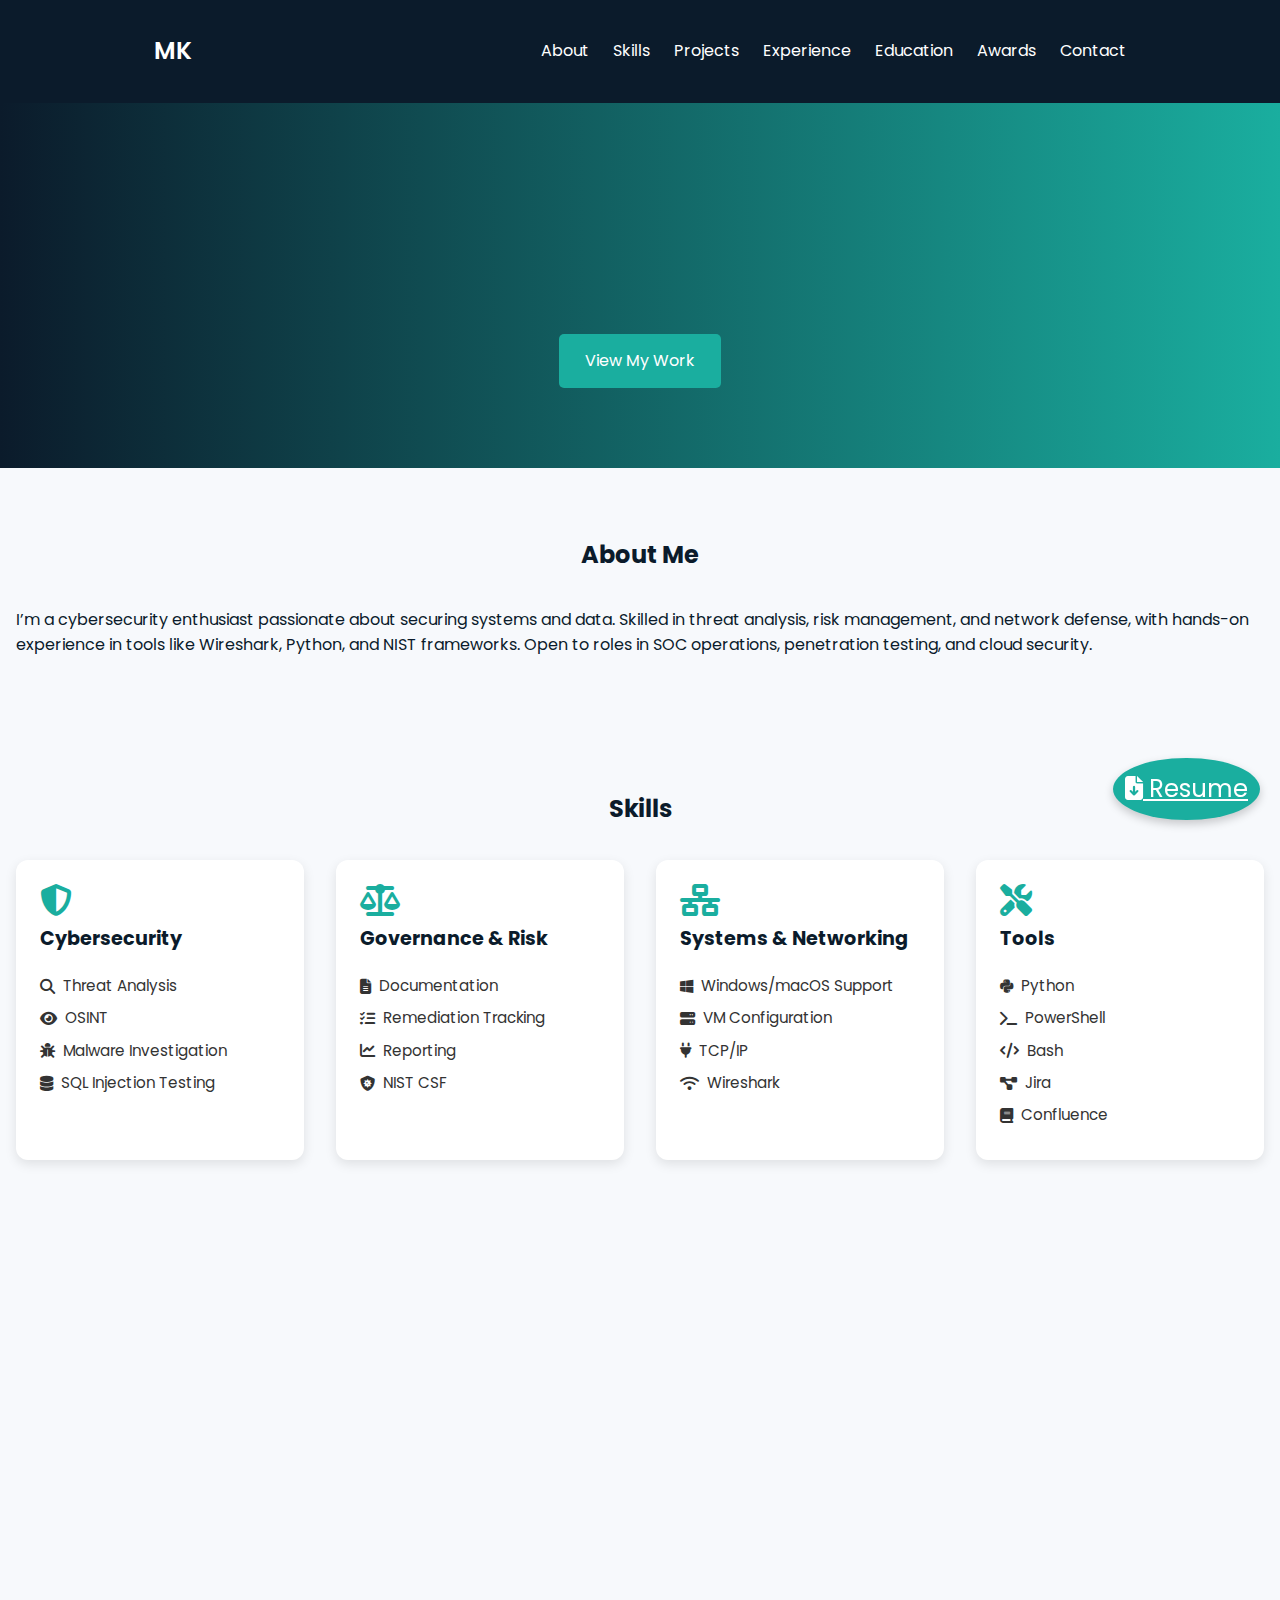
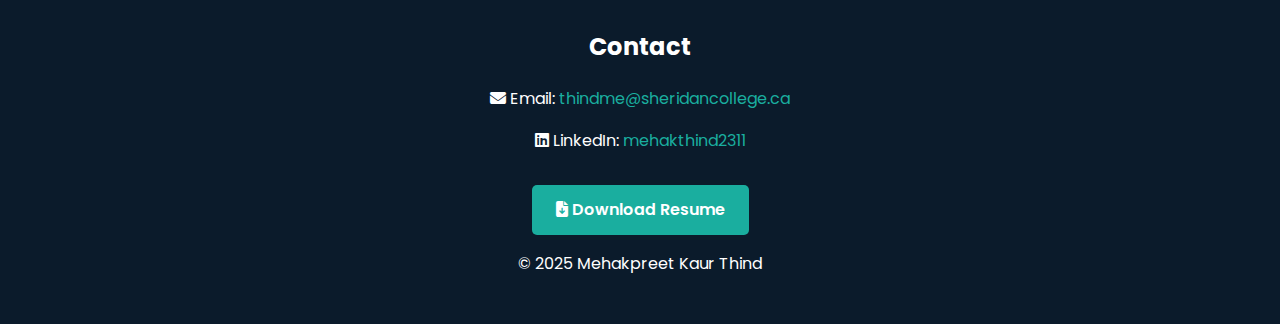
<file: index.html>
<!doctype html>
<html lang="en">
<head>
  <meta charset="UTF-8" />
  <meta name="viewport" content="width=device-width, initial-scale=1.0" />
  <title>Mehakpreet Kaur Thind — Cybersecurity Portfolio</title>
  <!-- Google Fonts -->
  <link href="https://fonts.googleapis.com/css2?family=Poppins:wght@400;600&display=swap" rel="stylesheet">
  <!-- Font Awesome Icons -->
  <link rel="stylesheet" href="https://cdnjs.cloudflare.com/ajax/libs/font-awesome/6.4.0/css/all.min.css">
  <!-- External CSS -->
  <link rel="stylesheet" href="css/styles.css" />
  <button class="nav-toggle" aria-label="Toggle navigation">
  <i class="fas fa-bars"></i>
  </button>
  <!-- Inline additions required for modals and timeline -->
  <style>
    /* Timeline styling (adds the vertical line and markers) */
    .timeline {
      position: relative;
      margin: 2rem 0;
      padding-left: 2rem;
      border-left: 3px solid var(--primary);
    }
    .timeline-item {
      margin-bottom: 2rem;
      position: relative;
    }
    .timeline-item::before {
      content: '';
      position: absolute;
      left: -11px;
      top: 0.4rem;
      width: 15px;
      height: 15px;
      background: var(--primary);
      border-radius: 50%;
      box-shadow: 0 0 0 3px rgba(26,174,159,0.2);
    }

    /* Modal base */
    .modal {
      display: none; /* Hidden by default */
      position: fixed;
      z-index: 2000;
      left: 0;
      top: 0;
      width: 100%;
      height: 100%;
      overflow-y: auto;
      background: rgba(0,0,0,0.6);
      animation: fadeIn 0.2s ease;
      padding: 1rem;
    }

    /* Modal content */
    .modal-content {
      background: white;
      margin: 5% auto;
      padding: 2rem;
      border-radius: 10px;
      max-width: 800px;
      box-shadow: 0 8px 30px rgba(0,0,0,0.25);
      animation: slideUp 0.3s ease;
    }

    .modal-content h2 {
      margin-top: 0;
      color: var(--primary);
    }

    .modal-content ul {
      margin-left: 1rem;
    }

    .close {
      float: right;
      font-size: 1.5rem;
      cursor: pointer;
      color: var(--dark);
      line-height: 1;
    }

    .close:hover {
      color: var(--primary);
    }

    /* Optional: Previous/Next inside modals (hidden unless added later) */
    .modal-nav {
      display: flex;
      justify-content: space-between;
      margin-top: 1.5rem;
    }
    .modal-nav .btn {
      padding: 0.5rem 1rem;
    }

    @keyframes slideUp {
      from { transform: translateY(40px); opacity: 0; }
      to { transform: translateY(0); opacity: 1; }
    }
  </style>
</head>

<body>
  <!-- Navigation -->
  <header class="navbar">
    <div class="container">
      <h1 class="logo">MK</h1>
      <nav>
        <ul class="nav-links">
          <li><a href="#about">About</a></li>
          <li><a href="#skills">Skills</a></li>
          <li><a href="#projects">Projects</a></li>
          <li><a href="#experience">Experience</a></li>
          <li><a href="#education">Education</a></li>
          <li><a href="#awards">Awards</a></li>
          <li><a href="#contact">Contact</a></li>
        </ul>
      </nav>
    </div>
  </header>

  <!-- Hero Section -->
  <section class="hero">
    <div class="container hero-content">
      <h2 class="fade-in">Hello, I’m <span>Mehakpreet Kaur Thind</span></h2>
      <p class="fade-in-delay">Cybersecurity student specializing in threat analysis, OSINT, and risk documentation.</p>
      <a href="#projects" class="btn">View My Work</a>
    </div>
  </section>

  <!-- About -->
  <section id="about" class="section">
    <div class="container">
      <h2>About Me</h2>
      <p>I’m a cybersecurity enthusiast passionate about securing systems and data. Skilled in threat analysis, risk management, and network defense, with hands-on experience in tools like Wireshark, Python, and NIST frameworks. Open to roles in SOC operations, penetration testing, and cloud security.</p>
    </div>
  </section>

  <!-- Skills -->
  <section id="skills" class="section">
    <div class="container">
      <h2>Skills</h2>
      <div class="grid skills-grid">
        <div class="skill-card">
          <i class="fas fa-shield-alt fa-2x"></i>
          <h3>Cybersecurity</h3>
          <p><i class="fas fa-search"></i> Threat Analysis</p>
          <p><i class="fas fa-eye"></i> OSINT</p>
          <p><i class="fas fa-bug"></i> Malware Investigation</p>
          <p><i class="fas fa-database"></i> SQL Injection Testing</p>
        </div>
        <div class="skill-card">
          <i class="fas fa-balance-scale fa-2x"></i>
          <h3>Governance & Risk</h3>
          <p><i class="fas fa-file-alt"></i> Documentation</p>
          <p><i class="fas fa-tasks"></i> Remediation Tracking</p>
          <p><i class="fas fa-chart-line"></i> Reporting</p>
          <p><i class="fas fa-shield-virus"></i> NIST CSF</p>
        </div>
        <div class="skill-card">
          <i class="fas fa-network-wired fa-2x"></i>
          <h3>Systems & Networking</h3>
          <p><i class="fab fa-windows"></i> Windows/macOS Support</p>
          <p><i class="fas fa-server"></i> VM Configuration</p>
          <p><i class="fas fa-plug"></i> TCP/IP</p>
          <p><i class="fas fa-wifi"></i> Wireshark</p>
        </div>
        <div class="skill-card">
          <i class="fas fa-tools fa-2x"></i>
          <h3>Tools</h3>
          <p><i class="fab fa-python"></i> Python</p>
          <p><i class="fas fa-terminal"></i> PowerShell</p>
          <p><i class="fas fa-code"></i> Bash</p>
          <p><i class="fas fa-project-diagram"></i> Jira</p>
          <p><i class="fas fa-book"></i> Confluence</p>
        </div>
      </div>
    </div>
  </section>

  <!-- Projects -->
  <section id="projects" class="section">
    <div class="container">
      <h2>Projects</h2>
      <div class="grid">
        <div class="card">
          <i class="fas fa-envelope-open-text fa-2x"></i>
          <h3>PhishDiff</h3>
          <p>AI-based phishing detection tool using Python, FastAPI, and OSINT.</p>
          <button class="btn small" data-modal="phishdiffModal">Read more</button>
        </div>
        <div class="card">
          <i class="fas fa-network-wired fa-2x"></i>
          <h3>Network Traffic Analysis</h3>
          <p>Investigated suspicious activity using Wireshark, Event Viewer, and Registry data.</p>
          <button class="btn small" data-modal="networkModal">Read more</button>
        </div>
        <div class="card">
          <i class="fas fa-database fa-2x"></i>
          <h3>SQL Injection Testing</h3>
          <p>Performed SQL injection tests and documented remediation steps in Jira/Confluence.</p>
          <button class="btn small" data-modal="sqlModal">Read more</button>
        </div>
      </div>
    </div>
  </section>

  <!-- Experience -->
  <section id="experience" class="section">
    <div class="container">
      <h2>Experience</h2>
      <div class="timeline">
        <div class="timeline-item fade-in">
          <h3><i class="fas fa-chalkboard-teacher"></i> Applied Computing Tutor</h3>
          <span class="date">Sheridan College — 2025</span>
          <ul>
            <li>Guided 20+ students in configuring VMs and troubleshooting networks.</li>
            <li>Adapted teaching methods for learners with ADHD, improving confidence and structure.</li>
            <li>Delivered support via MS Teams, Virtual Classroom, and in-person sessions.</li>
          </ul>
        </div>
        <div class="timeline-item fade-in-delay">
          <h3><i class="fas fa-tools"></i> Technologist, FAAD</h3>
          <span class="date">Sheridan College — 2025</span>
          <ul>
            <li>Automated software deployment and inventory tracking with PowerShell/Bash scripts.</li>
            <li>Managed end-of-life asset testing, repair, and auction preparation.</li>
            <li>Supported faculty with Windows/macOS setup and troubleshooting.</li>
          </ul>
        </div>
        <div class="timeline-item fade-in-delay">
          <h3><i class="fas fa-warehouse"></i> Office Administrative Assistant</h3>
          <span class="date">Stargate Logistics — 2020–2022</span>
          <ul>
            <li>Tracked equipment and updated records across multiple locations.</li>
            <li>Responded promptly to staff requests, ensuring smooth logistics operations.</li>
          </ul>
        </div>
      </div>
    </div>
  </section>

  <!-- Education -->
  <section id="education" class="section">
    <div class="container">
      <h2>Education & Certifications</h2>
      <div class="grid">
        <div class="card">
          <i class="fas fa-university fa-2x"></i>
          <h3>Honours Bachelor of Information Sciences</h3>
          <p>Sheridan College, Oakville, ON (2022–Present)</p>
        </div>
        <div class="card">
          <i class="fas fa-certificate fa-2x"></i>
          <h3>CompTIA Security+ (SY0-701)</h3>
          <p>Completed April 2025</p>
        </div>
        <div class="card">
          <i class="fas fa-graduation-cap fa-2x"></i>
          <h3>Computer Engineering Technician Diploma</h3>
          <p>Sheridan College, Brampton, ON (2018–2019)</p>
        </div>
        <div class="card">
          <i class="fas fa-globe fa-2x"></i>
          <h3>COIL Certificate of Participation</h3>
          <p>Recognized for international teamwork and cross-cultural collaboration</p>
        </div>
      </div>
    </div>
  </section>

  <!-- Awards -->
  <section id="awards" class="section">
    <div class="container">
      <h2>Awards</h2>
      <ul>
        <li><strong>Nominee – Sheridan College Co-op/WIL Exceptional Student Award</strong><br>
          Recognized by supervisors for outstanding performance during work placement and considered for provincial/national-level nomination.
        </li>
      </ul>
    </div>
  </section>

  <!-- Contact -->
  <footer id="contact" class="footer">
    <div class="container">
      <h2>Contact</h2>
      <p><i class="fas fa-envelope"></i> Email: <a href="mailto:thindme@sheridancollege.ca">thindme@sheridancollege.ca</a></p>
      <p><i class="fab fa-linkedin"></i> LinkedIn: <a href="https://www.linkedin.com/in/mehakthind2311/">mehakthind2311</a></p>
      <a href="assets/Mehakpreet_Resume.pdf" class="btn resume" target="_blank" aria-label="Download resume">
        <i class="fas fa-file-download"></i> Download Resume
      </a>
      <p>&copy; 2025 Mehakpreet Kaur Thind</p>
    </div>
  </footer>

  <!-- Scroll to top button -->
  <button id="scrollTopBtn" title="Go to top" aria-label="Scroll to top">
    <i class="fas fa-arrow-up"></i>
  </button>

  <!-- Floating resume shortcut -->
  <a href="assets/Mehakpreet_Resume.pdf" class="floating-resume" target="_blank" aria-label="Open resume">
    <i class="fas fa-file-download"></i> Resume
  </a>

  <!-- Project Modals -->
  <!-- PhishDiff Modal -->
  <div id="phishdiffModal" class="modal" aria-hidden="true" role="dialog" aria-label="PhishDiff details">
    <div class="modal-content">
      <span class="close" aria-label="Close modal">&times;</span>
      <h2>PhishDiff</h2>
      <p>PhishDiff is an AI-based phishing detection tool built with Python and FastAPI. It leverages OSINT sources to identify suspicious email patterns and provides real-time alerts.</p>
      <ul>
        <li>Developed detection models using scikit-learn</li>
        <li>Integrated FastAPI for RESTful endpoints</li>
        <li>Used OSINT feeds for phishing indicators</li>
      </ul>
    </div>
  </div>

  <!-- Network Traffic Analysis Modal -->
  <div id="networkModal" class="modal" aria-hidden="true" role="dialog" aria-label="Network analysis details">
    <div class="modal-content">
      <span class="close" aria-label="Close modal">&times;</span>
      <h2>Network Traffic Analysis</h2>
      <p>Investigated suspicious activity using Wireshark, Event Viewer, and Registry data to identify anomalies and potential threats.</p>
      <ul>
        <li>Captured and analyzed packets with Wireshark</li>
        <li>Reviewed Windows Event Viewer logs for unusual activity</li>
        <li>Examined registry entries for persistence mechanisms</li>
      </ul>
    </div>
  </div>

  <!-- SQL Injection Testing Modal -->
  <div id="sqlModal" class="modal" aria-hidden="true" role="dialog" aria-label="SQL injection details">
    <div class="modal-content">
      <span class="close" aria-label="Close modal">&times;</span>
      <h2>SQL Injection Testing</h2>
      <p>Performed SQL injection tests on vulnerable applications and documented remediation steps in Jira/Confluence.</p>
      <ul>
        <li>Identified SQL injection vulnerabilities in test environments</li>
        <li>Executed payloads to demonstrate data exposure risks</li>
        <li>Collaborated with developers to patch and retest</li>
      </ul>
    </div>
  </div>

  <!-- Scripts -->
  <script>
    // Scroll to top button behavior
    const scrollBtn = document.getElementById("scrollTopBtn");
    window.addEventListener('scroll', () => {
      if (document.body.scrollTop > 300 || document.documentElement.scrollTop > 300) {
        scrollBtn.classList.add("show");
      } else {
        scrollBtn.classList.remove("show");
      }
    });
    scrollBtn.addEventListener('click', () => {
      window.scrollTo({ top: 0, behavior: 'smooth' });
    });

    // Intersection Observer to reveal sections
    const sections = document.querySelectorAll('.section');
    const observer = new IntersectionObserver(entries => {
      entries.forEach(entry => {
        if (entry.isIntersecting) entry.target.classList.add('show');
      });
    }, { threshold: 0.2 });
    sections.forEach(sec => observer.observe(sec));

    // Modal controls
    const modalButtons = document.querySelectorAll('[data-modal]');
    const modals = document.querySelectorAll('.modal');
    const closes = document.querySelectorAll('.close');

    // Open modal
    modalButtons.forEach(btn => {
      btn.addEventListener('click', () => {
        const modalId = btn.getAttribute('data-modal');
        const modal = document.getElementById(modalId);
        if (modal) {
          modal.style.display = 'block';
          modal.setAttribute('aria-hidden', 'false');
          // Prevent body scroll when modal open
          document.body.style.overflow = 'hidden';
        }
      });
    });

    // Close modal via close button
    closes.forEach(close => {
      close.addEventListener('click', () => {
        const modal = close.closest('.modal');
        modal.style.display = 'none';
        modal.setAttribute('aria-hidden', 'true');
        document.body.style.overflow = '';
      });
    });

    // Close modal when clicking outside content
    window.addEventListener('click', e => {
      modals.forEach(modal => {
        if (e.target === modal) {
          modal.style.display = 'none';
          modal.setAttribute('aria-hidden', 'true');
          document.body.style.overflow = '';
        }
      });
    });

    // Close with Escape key
    window.addEventListener('keydown', e => {
      if (e.key === 'Escape') {
        modals.forEach(modal => {
          if (modal.style.display === 'block') {
            modal.style.display = 'none';
            modal.setAttribute('aria-hidden', 'true');
            document.body.style.overflow = '';
          }
        });
      }
    });
    const navToggle = document.querySelector('.nav-toggle');
    const navLinks = document.querySelector('.nav-links');
    navToggle.addEventListener('click', () => {
    navLinks.classList.toggle('show');
    });
  </script>
</body>
</html>
</file>
<file: css/styles.css>
/* Global styles */
:root {
  --primary: #1aae9f;
  --dark: #0b1b2b;
  --light: #f7f9fc;
}

body {
  font-family: 'Poppins', sans-serif;
  margin: 0;
  background: var(--light);
  color: var(--dark);
  line-height: 1.6;
}

/* Navbar */
.navbar {
  background: var(--dark);
  color: white;
  padding: 1rem 0;
}
.navbar .container {
  display: flex;
  justify-content: space-around;
  align-items: center;
}
.logo {
  font-weight: 600;
  font-size: 1.5rem;
}
.nav-links {
  list-style: none;
  display: flex;
  gap: 1.5rem;
}
.nav-links a {
  color: white;
  text-decoration: none;
  transition: color 0.3s;
}
.nav-links a:hover {
  color: var(--primary);
}
.nav-toggle {
  display: none;
  background: none;
  border: none;
  color: white;
  font-size: 1.5rem;
  cursor: pointer;
}

@media (max-width: 768px) {
  .nav-toggle {
    display: block;
  }
  .nav-links {
    display: none;
    flex-direction: column;
    background: var(--dark);
    position: absolute;
    top: 60px;
    right: 20px;
    padding: 1rem;
    border-radius: 8px;
  }
  .nav-links.show {
    display: flex;
  }
}
/* Hero */
.hero {
  background: linear-gradient(to right, var(--dark), var(--primary));
  color: white;
  padding: 5rem 1rem;
  text-align: center;
  background-size: cover
}
.hero h2 span {
  color: var(--light);
}
.hero-content {
  max-width: 90%;
  margin: 0 auto;
}
.hero h2 {
  font-size: 1.8rem;
}
.hero p {
  font-size: 1rem;
}
.btn {
  display: inline-block;
  margin-top: 1rem;
  padding: 0.75rem 1.5rem;
  background: var(--primary);
  color: white;
  border-radius: 5px;
  text-decoration: none;
  transition: transform 0.3s ease, background 0.3s ease;
}
.btn:hover {
  background: #148f82;
  transform: scale(1.05);
}

.btn.resume {
  display: inline-block;
  margin-top: 1rem;
  padding: 0.75rem 1.5rem;
  background: var(--primary);
  color: white;
  font-weight: 600;
  border-radius: 5px;
  text-decoration: none;
  transition: background 0.3s ease;
}
.btn.resume:hover {
  background: #148f82;
}


.floating-resume {
  position: fixed;
  bottom: 80px; /* Above scroll-to-top button */
  right: 20px;
  background: var(--primary);
  color: white;
  font-size: 1.5rem;
  padding: 0.75rem;
  border-radius: 50%;
  text-align: center;
  box-shadow: 0 4px 10px rgba(0,0,0,0.2);
  z-index: 1000;
  transition: transform 0.3s ease, background 0.3s ease;
}
.floating-resume:hover {
  background: #148f82;
  transform: scale(1.1);
}

@keyframes pulse {
  0%, 100% { transform: scale(1); }
  50% { transform: scale(1.1); }
}
.floating-resume {
  animation: pulse 2s infinite;
  
  bottom: 80px; /* Higher button */
  right: 20px;

}


/* Sections */
.section {
  padding: 3rem 1rem;
}
.section h2 {
  text-align: center;
  margin-bottom: 2rem;
}

/* Grid for projects */
.grid {
  display: grid;
  grid-template-columns: repeat(auto-fit, minmax(250px, 1fr));
  gap: 1.5rem;
}
.card {
  background: white;
  padding: 1.5rem;
  border-radius: 8px;
  box-shadow: 0 4px 10px rgba(0,0,0,0.1);
  transition: transform 0.3s;
}
.card:hover {
  /* transform: translateY(-5px); */
  
  transform: translateY(-10px) scale(1.02);
  box-shadow: 0 8px 20px rgba(0,0,0,0.2)

}
.skills-grid {
  display: grid;
  grid-template-columns: repeat(auto-fit, minmax(280px, 1fr));
  gap: 2rem;
}

.skill-card {
  background: white;
  padding: 1.5rem;
  border-radius: 12px;
  box-shadow: 0 4px 12px rgba(0,0,0,0.1);
  transition: transform 0.3s, box-shadow 0.3s;
  position: relative;
  overflow: hidden;
}

.skill-card:hover {
  transform: translateY(-10px) scale(1.02);
  box-shadow: 0 8px 24px rgba(0,0,0,0.2);
}

.skill-card i.fa-2x {
  color: var(--primary);
  margin-bottom: 0.5rem;
}

.skill-card h3 {
  margin-top: 0;
  font-size: 1.2rem;
  color: var(--dark);
}

.skill-card p {
  margin: 0.5rem 0;
  font-size: 0.95rem;
  display: flex;
  align-items: center;
  gap: 0.5rem;
  color: #333;
}

/* Footer */
.footer {
  background: var(--dark);
  color: white;
  text-align: center;
  padding: 2rem 1rem;
}
.footer a {
  color: var(--primary);
  text-decoration: none;
}
.footer a:hover {
  text-decoration: underline;
}

/* Responsive */
@media (max-width: 768px) {
  .nav-links {
    flex-direction: column;
    gap: 0.5rem;
  }
}


#scrollTopBtn {
  position: fixed;
  bottom: 100px;
  right: 100px;
  background: var(--primary);
  color: white;
  border: none;
  padding: 0.75rem;
  border-radius: 50%;
  cursor: pointer;
  font-size: 1.2rem;
  opacity: 0;
  visibility: hidden;
  transition: opacity 0.3s ease, transform 0.3s ease;
  z-index: 1000;
}
#scrollTopBtn.show {
  opacity: 1;
  visibility: visible;
  transform: scale(1.1);
  
  bottom: 20px; /* Lower button */
  right: 20px;

}
#scrollTopBtn:hover {
  background: #148f82;
}

.fade-in {
  opacity: 0;
  transform: translateY(20px);
  animation: fadeIn 1s forwards;
}
.fade-in-delay {
  opacity: 0;
  transform: translateY(20px);
  animation: fadeIn 2.5s forwards;
}
@keyframes fadeIn {
  to {
    opacity: 1;
    transform: translateY(0);
  }
}

/* Scroll-triggered animation */
.section {
  opacity: 0;
  transform: translateY(20px);
  transition: opacity 0.8s ease, transform 0.8s ease;
}
.section.show {
  opacity: 1;
  transform: translateY(0);
}

@media (max-width: 480px) {
  .grid {
    gap: 1rem;
  }
  .card {
    padding: 1rem;
  }
}
.btn, .btn.small {
  padding: 0.9rem 1.6rem;
  font-size: 1rem;
}
</file>
